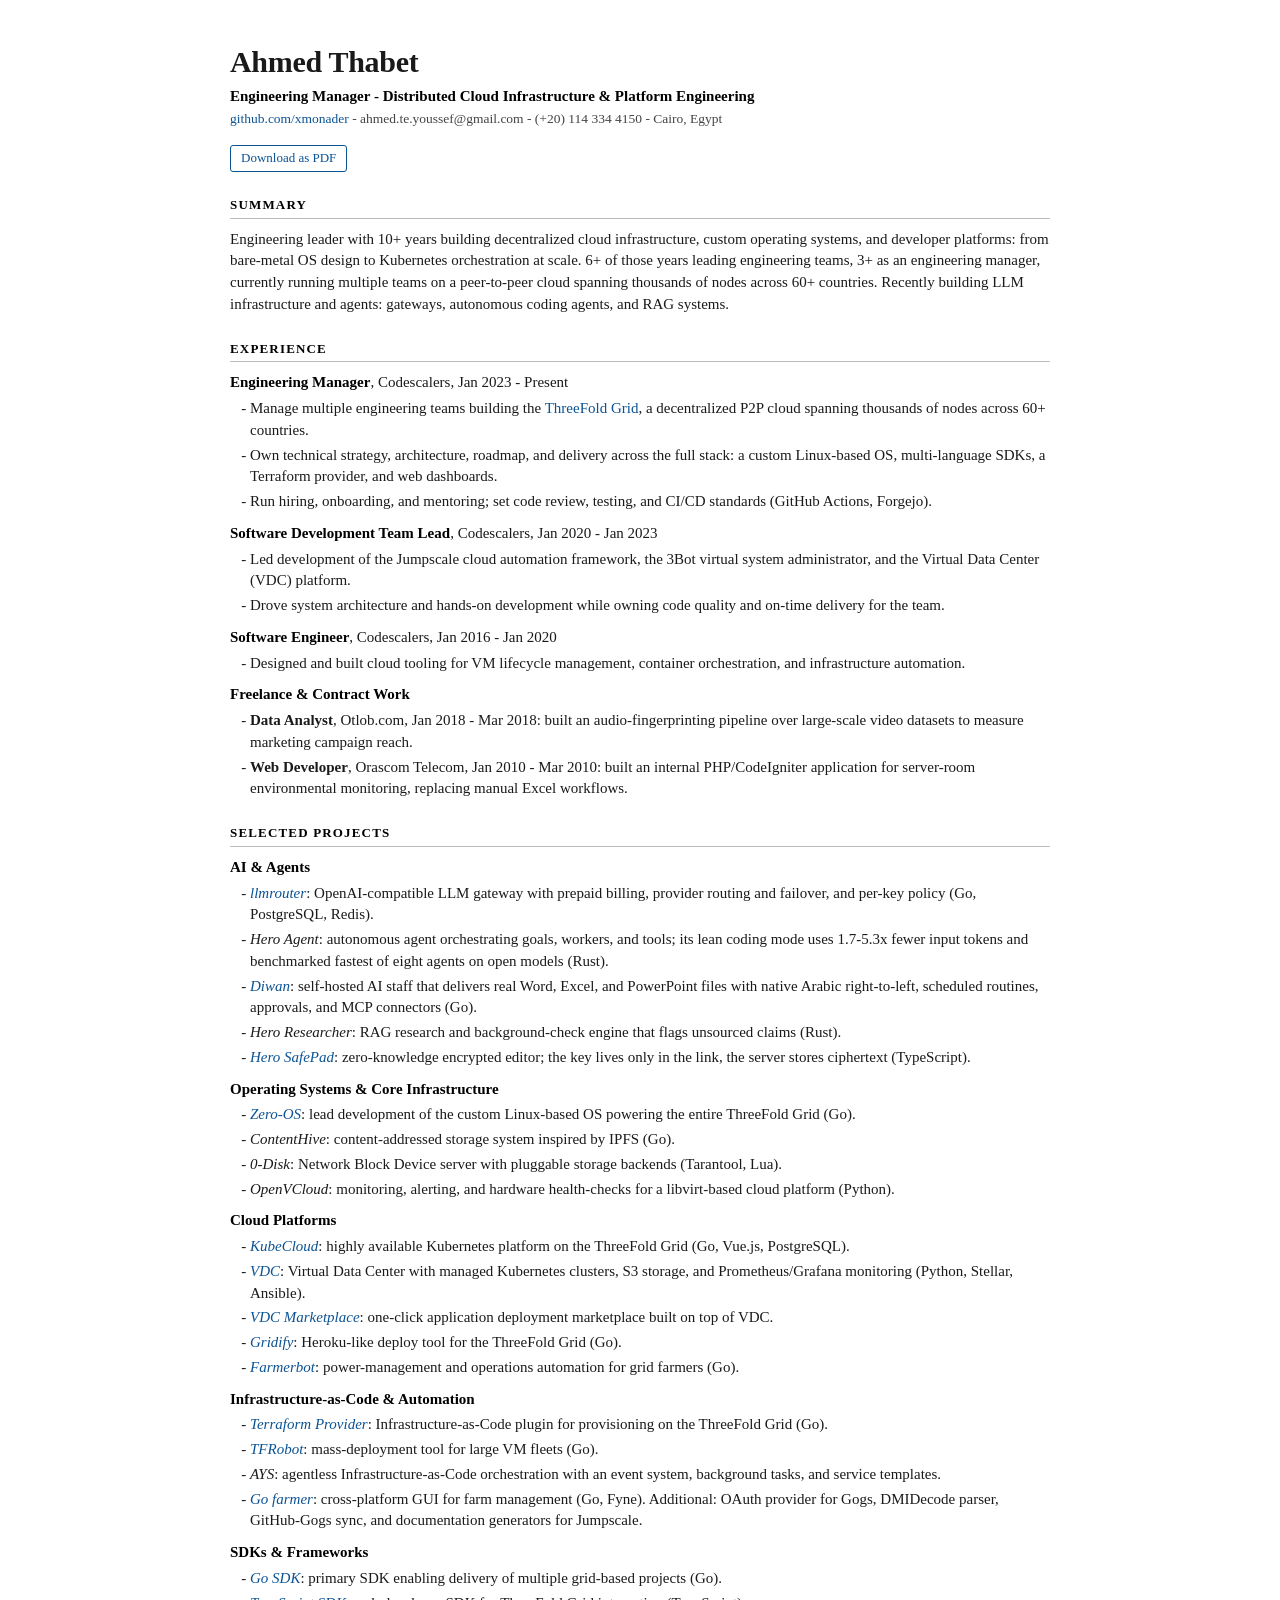
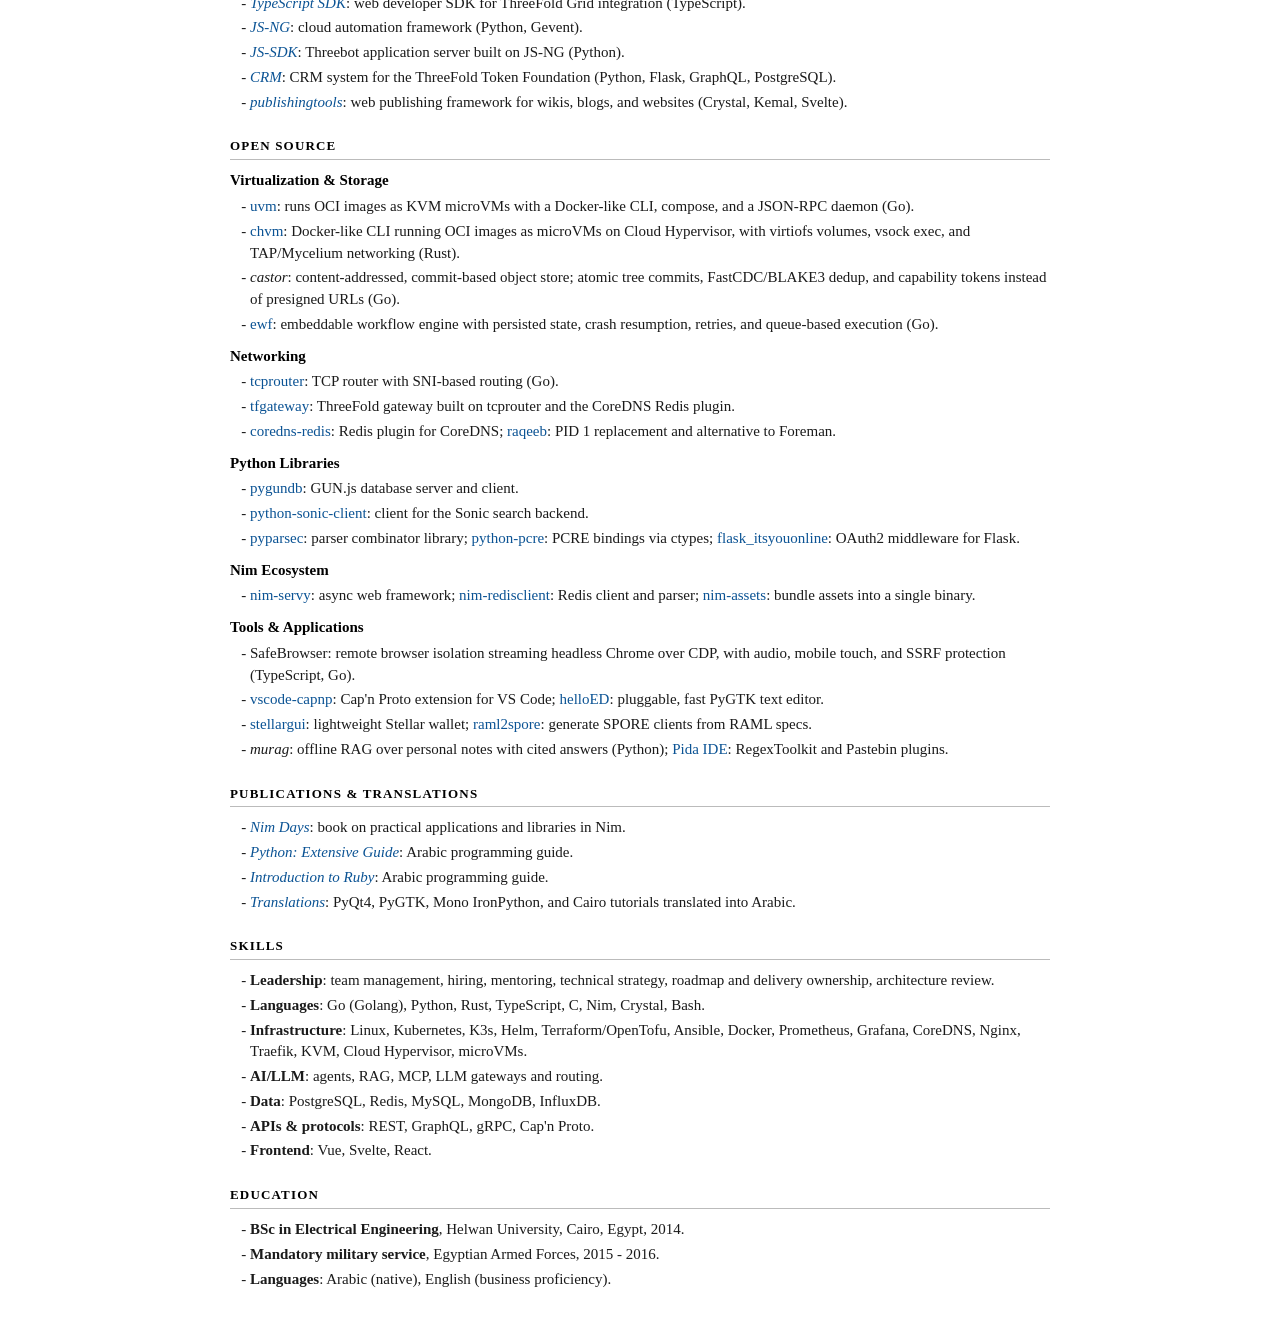
<file: docs/index.html>
<!DOCTYPE html>
<html xmlns="http://www.w3.org/1999/xhtml" lang xml:lang>
<head>
  <meta charset="utf-8" />
  <meta name="generator" content="pandoc" />
  <meta name="viewport" content="width=device-width, initial-scale=1.0, user-scalable=yes" />
  <meta name="author" content="Ahmed Thabet" />
  <meta name="keywords" content="Engineering Manager, Distributed
Systems, Go, Kubernetes" />
  <title>Ahmed Thabet — Engineering Manager</title>
  <style>
code{white-space: pre-wrap;}
span.smallcaps{font-variant: small-caps;}
div.columns{display: flex; gap: min(4vw, 1.5em);}
div.column{flex: auto; overflow-x: auto;}
div.hanging-indent{margin-left: 1.5em; text-indent: -1.5em;}

ul.task-list[class]{list-style: none;}
ul.task-list li input[type="checkbox"] {
font-size: inherit;
width: 0.8em;
margin: 0 0.8em 0.2em -1.6em;
vertical-align: middle;
}
.display.math{display: block; text-align: center; margin: 0.5rem auto;}
</style>
  <style type="text/css">
body {
margin: 40px auto;
padding: 0 20px;
max-width: 820px;
font-family: "Palatino Linotype", Palatino, Georgia, serif;
font-size: 15px;
line-height: 1.45;
color: #1a1a1a;
background: #fff;
}
h1 {
margin: 0 0 2px;
font-size: 30px;
letter-spacing: -0.01em;
}

h1 + p { margin: 0 0 2px; font-size: 15px; }
h1 + p + p { margin: 0 0 16px; font-size: 13.5px; color: #444; }
.pdf-link { margin: 0 0 18px; font-size: 13px; }
.pdf-link a {
display: inline-block;
padding: 3px 10px;
border: 1px solid #0b5394;
border-radius: 3px;
}
.pdf-link a:hover { background: #0b5394; color: #fff; text-decoration: none; }
h2 {
font-size: 13px;
text-transform: uppercase;
letter-spacing: 0.09em;
color: #000;
border-bottom: 1px solid #bbb;
padding-bottom: 3px;
margin: 24px 0 10px;
}

p { margin: 10px 0 4px; }
p strong:first-child { color: #000; }
ul { margin: 4px 0 10px; padding-left: 20px; list-style-type: '- '; }
li { margin-bottom: 3px; }
a { color: #0b5394; text-decoration: none; }
a:hover { text-decoration: underline; }
code { background: #f4f4f4; padding: 1px 4px; border-radius: 3px; font-size: 0.9em; }
@media print {
body { margin: 0; padding: 0; max-width: none; font-size: 10.5pt; }
.pdf-link { display: none; }
.pdf-link { margin: 0 0 18px; font-size: 13px; }
.pdf-link a {
display: inline-block;
padding: 3px 10px;
border: 1px solid #0b5394;
border-radius: 3px;
}
.pdf-link a:hover { background: #0b5394; color: #fff; text-decoration: none; }
h2 { margin-top: 16px; }
a { color: #000; text-decoration: none; }
}
@media (max-width: 600px) {
body { margin: 20px auto; font-size: 14px; }
h1 { font-size: 24px; }
}
</style>
  
</head>
<body>
<h1 id="ahmed-thabet">Ahmed Thabet</h1>
<p><strong>Engineering Manager - Distributed Cloud Infrastructure &amp;
Platform Engineering</strong></p>
<p><a href="https://github.com/xmonader">github.com/xmonader</a> -
ahmed.te.youssef@gmail.com - (+20) 114 334 4150 - Cairo, Egypt</p>
<p class="pdf-link"><a href="AhmedThabet_Resume.pdf">Download as PDF</a></p>
<h2 id="summary">Summary</h2>
<p>Engineering leader with 10+ years building decentralized cloud
infrastructure, custom operating systems, and developer platforms: from
bare-metal OS design to Kubernetes orchestration at scale. 6+ of those
years leading engineering teams, 3+ as an engineering manager, currently
running multiple teams on a peer-to-peer cloud spanning thousands of
nodes across 60+ countries. Recently building LLM infrastructure and
agents: gateways, autonomous coding agents, and RAG systems.</p>
<h2 id="experience">Experience</h2>
<p><strong>Engineering Manager</strong>, Codescalers, Jan 2023 -
Present</p>
<ul>
<li>Manage multiple engineering teams building the <a href="https://threefold.io">ThreeFold Grid</a>, a decentralized P2P
cloud spanning thousands of nodes across 60+ countries.</li>
<li>Own technical strategy, architecture, roadmap, and delivery across
the full stack: a custom Linux-based OS, multi-language SDKs, a
Terraform provider, and web dashboards.</li>
<li>Run hiring, onboarding, and mentoring; set code review, testing, and
CI/CD standards (GitHub Actions, Forgejo).</li>
</ul>
<p><strong>Software Development Team Lead</strong>, Codescalers, Jan
2020 - Jan 2023</p>
<ul>
<li>Led development of the Jumpscale cloud automation framework, the
3Bot virtual system administrator, and the Virtual Data Center (VDC)
platform.</li>
<li>Drove system architecture and hands-on development while owning code
quality and on-time delivery for the team.</li>
</ul>
<p><strong>Software Engineer</strong>, Codescalers, Jan 2016 - Jan
2020</p>
<ul>
<li>Designed and built cloud tooling for VM lifecycle management,
container orchestration, and infrastructure automation.</li>
</ul>
<p><strong>Freelance &amp; Contract Work</strong></p>
<ul>
<li><strong>Data Analyst</strong>, Otlob.com, Jan 2018 - Mar 2018: built
an audio-fingerprinting pipeline over large-scale video datasets to
measure marketing campaign reach.</li>
<li><strong>Web Developer</strong>, Orascom Telecom, Jan 2010 - Mar
2010: built an internal PHP/CodeIgniter application for server-room
environmental monitoring, replacing manual Excel workflows.</li>
</ul>
<h2 id="selected-projects">Selected Projects</h2>
<p><strong>AI &amp; Agents</strong></p>
<ul>
<li><a href="https://github.com/xmonader/llmrouter"><em>llmrouter</em></a>:
OpenAI-compatible LLM gateway with prepaid billing, provider routing and
failover, and per-key policy (Go, PostgreSQL, Redis).</li>
<li><em>Hero Agent</em>: autonomous agent orchestrating goals, workers,
and tools; its lean coding mode uses 1.7-5.3x fewer input tokens and
benchmarked fastest of eight agents on open models (Rust).</li>
<li><a href="https://github.com/xmonader/diwan"><em>Diwan</em></a>:
self-hosted AI staff that delivers real Word, Excel, and PowerPoint
files with native Arabic right-to-left, scheduled routines, approvals,
and MCP connectors (Go).</li>
<li><em>Hero Researcher</em>: RAG research and background-check engine
that flags unsourced claims (Rust).</li>
<li><a href="https://github.com/xmonader/safepad"><em>Hero
SafePad</em></a>: zero-knowledge encrypted editor; the key lives only in
the link, the server stores ciphertext (TypeScript).</li>
</ul>
<p><strong>Operating Systems &amp; Core Infrastructure</strong></p>
<ul>
<li><a href="https://github.com/threefoldtech/zos"><em>Zero-OS</em></a>:
lead development of the custom Linux-based OS powering the entire
ThreeFold Grid (Go).</li>
<li><em>ContentHive</em>: content-addressed storage system inspired by
IPFS (Go).</li>
<li><em>0-Disk</em>: Network Block Device server with pluggable storage
backends (Tarantool, Lua).</li>
<li><em>OpenVCloud</em>: monitoring, alerting, and hardware
health-checks for a libvirt-based cloud platform (Python).</li>
</ul>
<p><strong>Cloud Platforms</strong></p>
<ul>
<li><a href="https://github.com/codescalers/kubecloud"><em>KubeCloud</em></a>:
highly available Kubernetes platform on the ThreeFold Grid (Go, Vue.js,
PostgreSQL).</li>
<li><a href="https://github.com/threefoldtech/vdc"><em>VDC</em></a>:
Virtual Data Center with managed Kubernetes clusters, S3 storage, and
Prometheus/Grafana monitoring (Python, Stellar, Ansible).</li>
<li><a href="https://github.com/threefoldtech/vdc"><em>VDC
Marketplace</em></a>: one-click application deployment marketplace built
on top of VDC.</li>
<li><a href="https://github.com/threefoldtech/tfgrid-sdk-go"><em>Gridify</em></a>:
Heroku-like deploy tool for the ThreeFold Grid (Go).</li>
<li><a href="https://github.com/threefoldtech/tfgrid-sdk-go"><em>Farmerbot</em></a>:
power-management and operations automation for grid farmers (Go).</li>
</ul>
<p><strong>Infrastructure-as-Code &amp; Automation</strong></p>
<ul>
<li><a href="https://github.com/threefoldtech/terraform-provider-grid"><em>Terraform
Provider</em></a>: Infrastructure-as-Code plugin for provisioning on the
ThreeFold Grid (Go).</li>
<li><a href="https://github.com/threefoldtech/tfgrid-sdk-go"><em>TFRobot</em></a>:
mass-deployment tool for large VM fleets (Go).</li>
<li><em>AYS</em>: agentless Infrastructure-as-Code orchestration with an
event system, background tasks, and service templates.</li>
<li><a href="https://github.com/xmonader/gofarmer"><em>Go
farmer</em></a>: cross-platform GUI for farm management (Go, Fyne).
Additional: OAuth provider for Gogs, DMIDecode parser, GitHub-Gogs sync,
and documentation generators for Jumpscale.</li>
</ul>
<p><strong>SDKs &amp; Frameworks</strong></p>
<ul>
<li><a href="https://github.com/threefoldtech/tfgrid-sdk-go"><em>Go
SDK</em></a>: primary SDK enabling delivery of multiple grid-based
projects (Go).</li>
<li><a href="https://github.com/threefoldtech/tfgrid-sdk-ts"><em>TypeScript
SDK</em></a>: web developer SDK for ThreeFold Grid integration
(TypeScript).</li>
<li><a href="https://github.com/threefoldtech/js-ng"><em>JS-NG</em></a>:
cloud automation framework (Python, Gevent).</li>
<li><a href="https://github.com/threefoldtech/js-sdk"><em>JS-SDK</em></a>:
Threebot application server built on JS-NG (Python).</li>
<li><a href="https://github.com/Incubaid/crm/"><em>CRM</em></a>: CRM
system for the ThreeFold Token Foundation (Python, Flask, GraphQL,
PostgreSQL).</li>
<li><a href="https://github.com/crystaluniverse/publishingtools"><em>publishingtools</em></a>:
web publishing framework for wikis, blogs, and websites (Crystal, Kemal,
Svelte).</li>
</ul>
<h2 id="open-source">Open Source</h2>
<p><strong>Virtualization &amp; Storage</strong></p>
<ul>
<li><a href="https://github.com/xmonader/uvm">uvm</a>: runs OCI images
as KVM microVMs with a Docker-like CLI, compose, and a JSON-RPC daemon
(Go).</li>
<li><a href="https://github.com/xmonader/chvm">chvm</a>: Docker-like CLI
running OCI images as microVMs on Cloud Hypervisor, with virtiofs
volumes, vsock exec, and TAP/Mycelium networking (Rust).</li>
<li><em>castor</em>: content-addressed, commit-based object store;
atomic tree commits, FastCDC/BLAKE3 dedup, and capability tokens instead
of presigned URLs (Go).</li>
<li><a href="https://github.com/xmonader/ewf">ewf</a>: embeddable
workflow engine with persisted state, crash resumption, retries, and
queue-based execution (Go).</li>
</ul>
<p><strong>Networking</strong></p>
<ul>
<li><a href="https://github.com/xmonader/tcprouter">tcprouter</a>: TCP
router with SNI-based routing (Go).</li>
<li><a href="https://github.com/threefoldtech/tfgateway">tfgateway</a>:
ThreeFold gateway built on tcprouter and the CoreDNS Redis plugin.</li>
<li><a href="https://github.com/threefoldtech/coredns-redis">coredns-redis</a>:
Redis plugin for CoreDNS; <a href="https://github.com/xmonader/raqeeb">raqeeb</a>: PID 1 replacement
and alternative to Foreman.</li>
</ul>
<p><strong>Python Libraries</strong></p>
<ul>
<li><a href="https://github.com/xmonader/pygundb">pygundb</a>: GUN.js
database server and client.</li>
<li><a href="https://github.com/xmonader/python-sonic-client">python-sonic-client</a>:
client for the Sonic search backend.</li>
<li><a href="https://github.com/xmonader/pyarsec">pyparsec</a>: parser
combinator library; <a href="https://github.com/xmonader/python-pcre">python-pcre</a>: PCRE
bindings via ctypes; <a href="https://github.com/xmonader/flask_itsyouonline">flask_itsyouonline</a>:
OAuth2 middleware for Flask.</li>
</ul>
<p><strong>Nim Ecosystem</strong></p>
<ul>
<li><a href="https://github.com/xmonader/nim-servy">nim-servy</a>: async
web framework; <a href="https://github.com/xmonader/nim-redisclient">nim-redisclient</a>:
Redis client and parser; <a href="https://github.com/xmonader/nimassets">nim-assets</a>: bundle
assets into a single binary.</li>
</ul>
<p><strong>Tools &amp; Applications</strong></p>
<ul>
<li>SafeBrowser: remote browser isolation streaming headless Chrome over
CDP, with audio, mobile touch, and SSRF protection (TypeScript,
Go).</li>
<li><a href="https://github.com/xmonader/vscode-capnp">vscode-capnp</a>:
Cap&#39;n Proto extension for VS Code; <a href="https://github.com/xmonader/helloed">helloED</a>: pluggable, fast
PyGTK text editor.</li>
<li><a href="https://github.com/xmonader/stellargui">stellargui</a>:
lightweight Stellar wallet; <a href="https://github.com/xmonader/raml2spore">raml2spore</a>: generate
SPORE clients from RAML specs.</li>
<li><em>murag</em>: offline RAG over personal notes with cited answers
(Python); <a href="https://en.wikipedia.org/wiki/PIDA">Pida IDE</a>:
RegexToolkit and Pastebin plugins.</li>
</ul>
<h2 id="publications-translations">Publications &amp; Translations</h2>
<ul>
<li><a href="https://xmonader.github.io/nimdays/"><em>Nim Days</em></a>:
book on practical applications and libraries in Nim.</li>
<li><a href="http://tuxcoders.sourceforge.net/dokuwiki/doku.php?id=pythonguide:pythonguide"><em>Python:
Extensive Guide</em></a>: Arabic programming guide.</li>
<li><a href="http://tuxcoders.sourceforge.net/dokuwiki/doku.php?id=intro_ruby:intro_ruby"><em>Introduction
to Ruby</em></a>: Arabic programming guide.</li>
<li><a href="http://tuxcoders.sourceforge.net/dokuwiki/doku.php?do=index"><em>Translations</em></a>:
PyQt4, PyGTK, Mono IronPython, and Cairo tutorials translated into
Arabic.</li>
</ul>
<h2 id="skills">Skills</h2>
<ul>
<li><strong>Leadership</strong>: team management, hiring, mentoring,
technical strategy, roadmap and delivery ownership, architecture
review.</li>
<li><strong>Languages</strong>: Go (Golang), Python, Rust, TypeScript,
C, Nim, Crystal, Bash.</li>
<li><strong>Infrastructure</strong>: Linux, Kubernetes, K3s, Helm,
Terraform/OpenTofu, Ansible, Docker, Prometheus, Grafana, CoreDNS,
Nginx, Traefik, KVM, Cloud Hypervisor, microVMs.</li>
<li><strong>AI/LLM</strong>: agents, RAG, MCP, LLM gateways and
routing.</li>
<li><strong>Data</strong>: PostgreSQL, Redis, MySQL, MongoDB,
InfluxDB.</li>
<li><strong>APIs &amp; protocols</strong>: REST, GraphQL, gRPC, Cap&#39;n
Proto.</li>
<li><strong>Frontend</strong>: Vue, Svelte, React.</li>
</ul>
<h2 id="education">Education</h2>
<ul>
<li><strong>BSc in Electrical Engineering</strong>, Helwan University,
Cairo, Egypt, 2014.</li>
<li><strong>Mandatory military service</strong>, Egyptian Armed Forces,
2015 - 2016.</li>
<li><strong>Languages</strong>: Arabic (native), English (business
proficiency).</li>
</ul>
</body>
</html>
</file>
